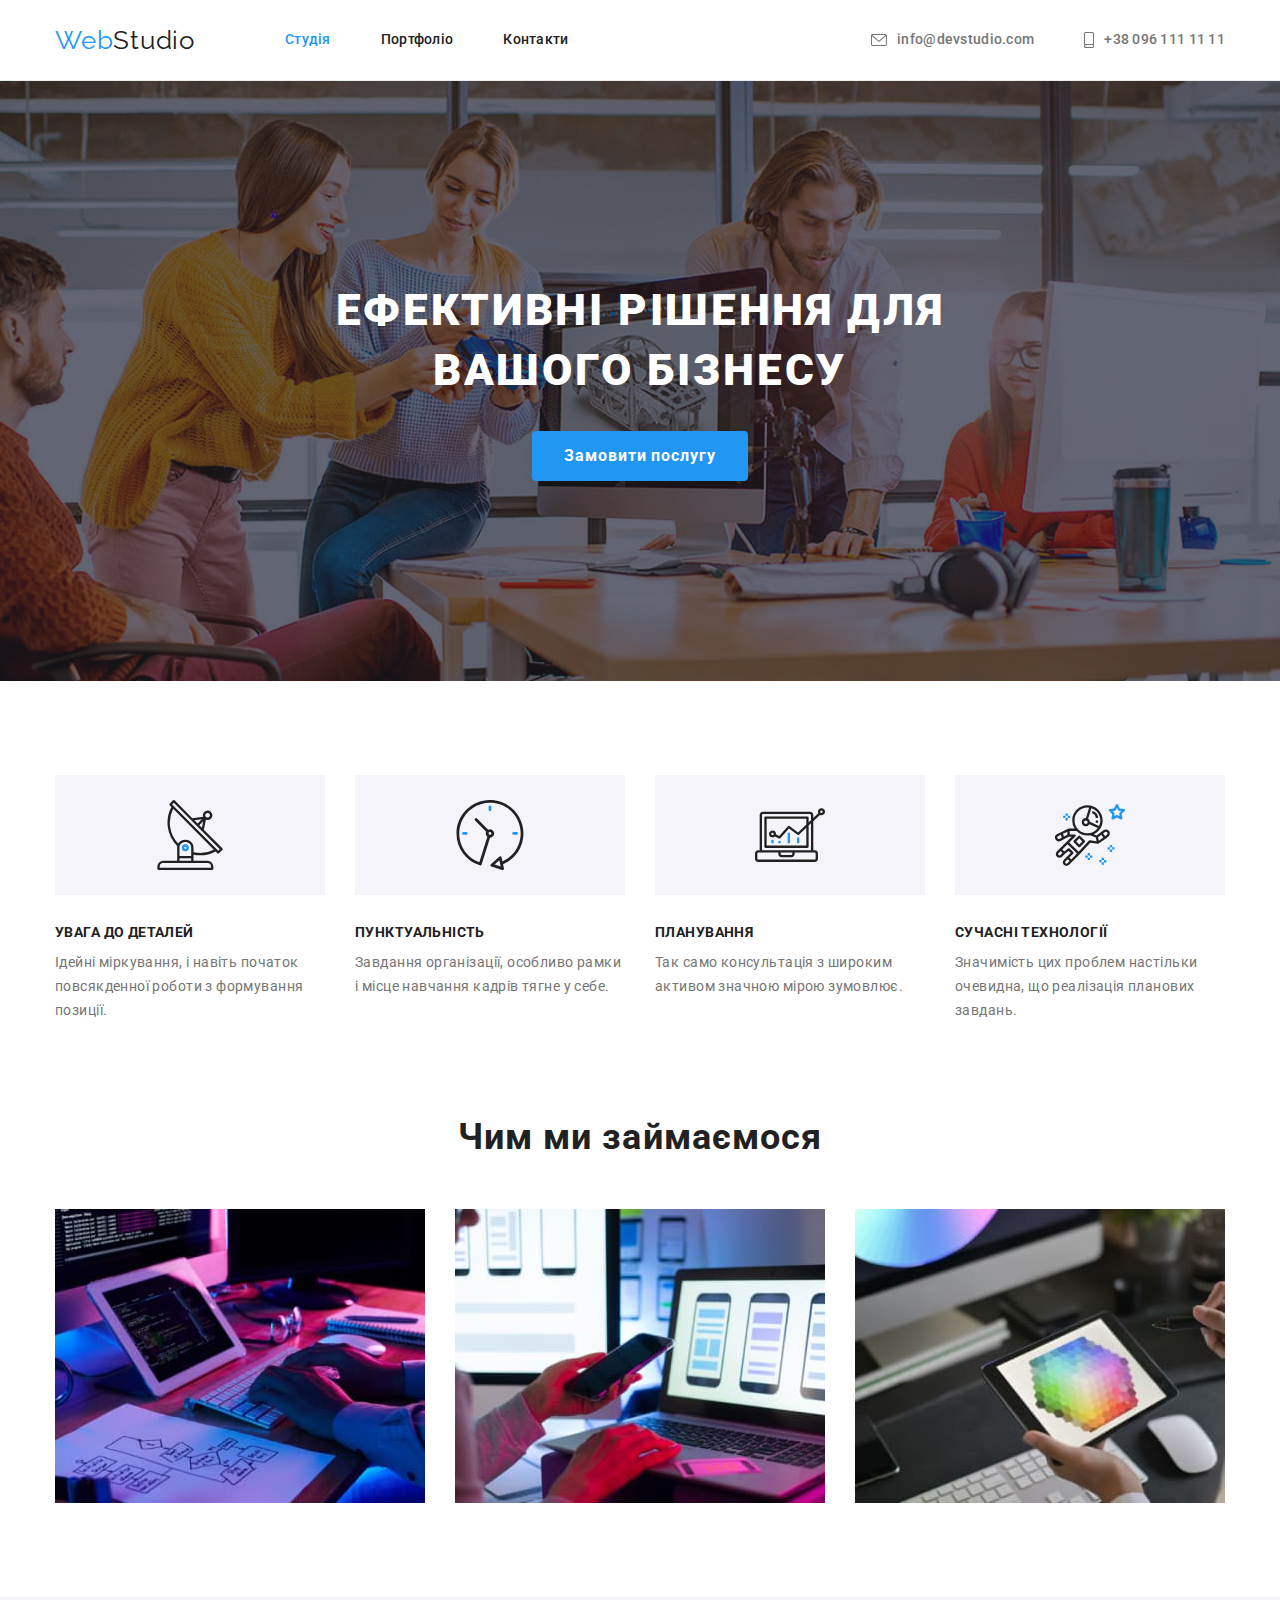
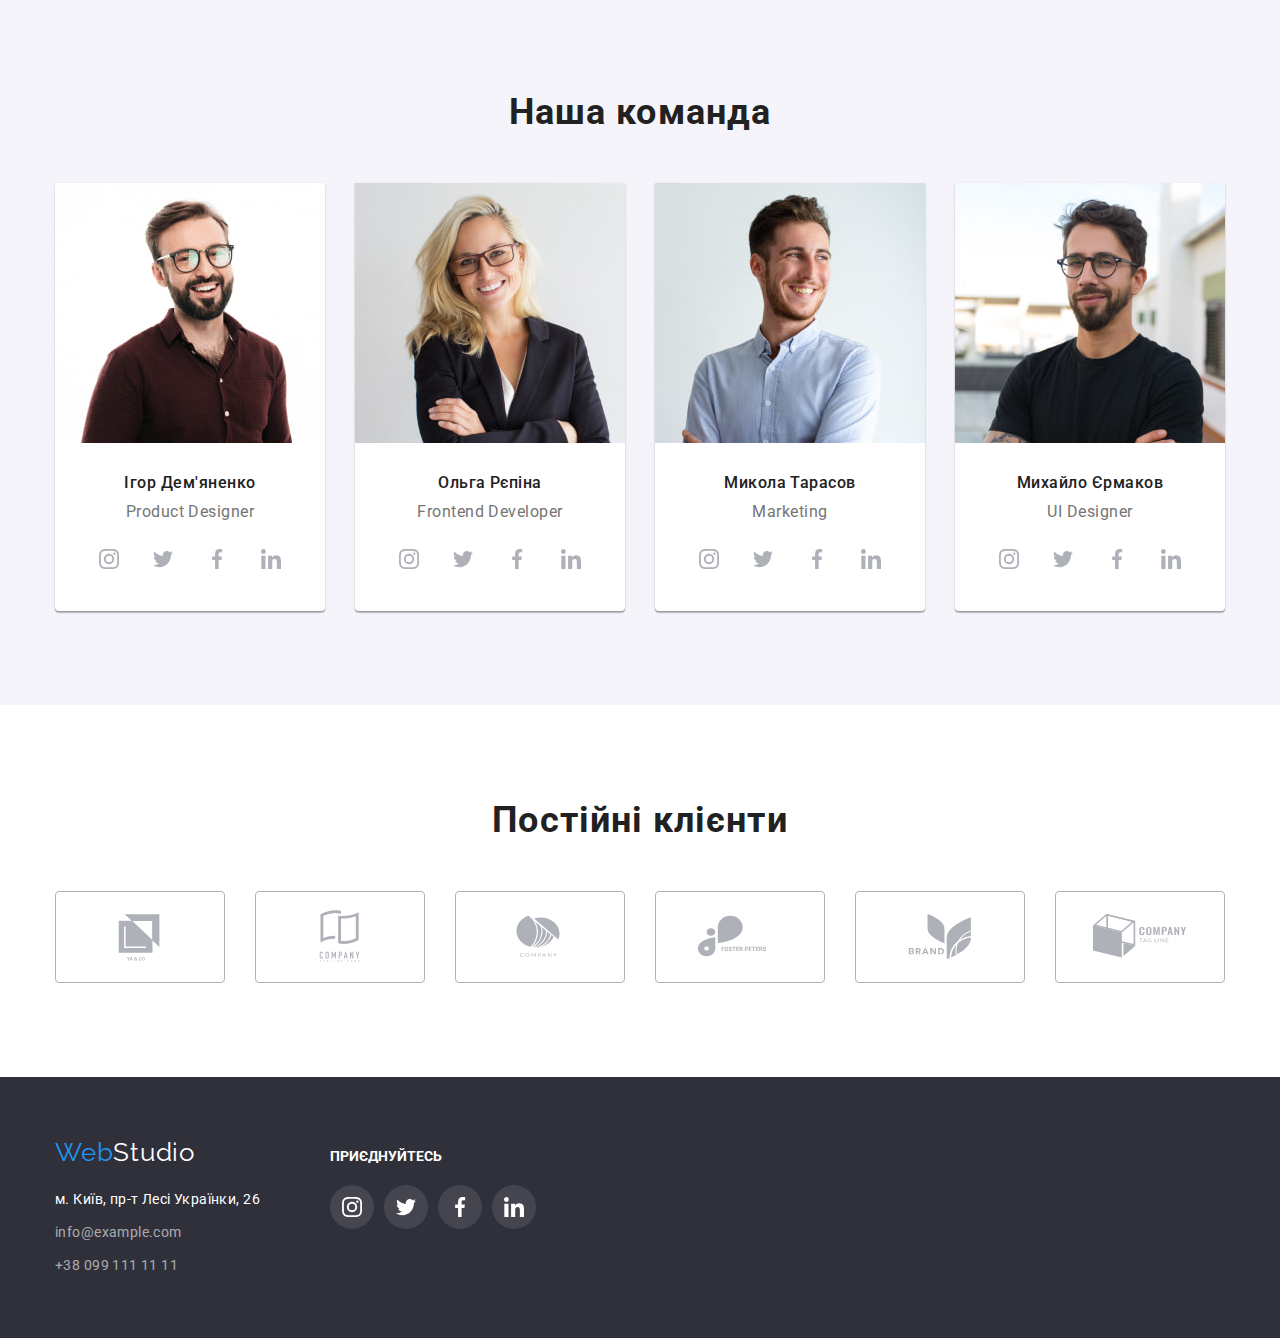
<file: index.html>
<!DOCTYPE html>
<html lang="uk">
  <head>
    <meta charset="UTF-8" />
    <meta http-equiv="X-UA-Compatible" content="IE=edge" />
    <meta name="viewport" content="width=device-width, initial-scale=1.0" />
    <title>WebStudio</title>
    <link rel="preconnect" href="https://fonts.googleapis.com" />
    <link rel="preconnect" href="https://fonts.gstatic.com" crossorigin />
    <link
      href="https://fonts.googleapis.com/css2?family=Raleway:wght@700&family=Roboto:wght@400;500;700;900&display=swap"
      rel="stylesheet"
    />
    <link
      rel="stylesheet"
      href="https://cdnjs.cloudflare.com/ajax/libs/modern-normalize/1.0.0/modern-normalize.min.css"
    />
    <link rel="stylesheet" href="./css/styles.css" />
  </head>
  <body>
    <header class="header">
      <div class="header-content container flex-container">
        <nav class="navigation flex-container">
          <a class="logo link" href="#" lang="en"
            >Web<span class="logo-span-header">Studio</span></a
          >

          <ul class="menu-list list flex-container">
            <li class="menu-item">
              <a class="menu-link link active" href="#">Студія</a>
            </li>
            <li class="menu-item">
              <a class="menu-link link" href="./portfolio.html">Портфоліо</a>
            </li>
            <li class="menu-item">
              <a class="menu-link link" href="#">Контакти</a>
            </li>
          </ul>
        </nav>
        <ul class="contact-list list flex-container">
          <li class="contact-list-item">
            <a
              class="contact-mail-header link"
              href="mailto:info@devstudio.com"
            >
              <svg class="mail-icon" width="16" height="12" aria-label="лист">
                <use href="./images/sprite.svg#icon-envelope"></use>
              </svg>
              info@devstudio.com</a
            >
          </li>
          <li class="contact-list-item">
            <a
              class="contact-phone-number-header link"
              href="tel:+380961111111"
            >
              <svg
                class="phone-icon"
                width="10"
                height="16"
                aria-label="телефон"
              >
                <use href="./images/sprite.svg#icon-smartphone"></use>
              </svg>
              +38 096 111 11 11</a
            >
          </li>
        </ul>
      </div>
    </header>
    <main>
      <section class="hero-section">
        <div class="container hero-content">
          <h1 class="main-page-title">Ефективні рішення для вашого бізнесу</h1>
          <button class="modal-button" type="button">Замовити послугу</button>
        </div>
      </section>

      <section class="section benefits">
        <div class="container">
          <h2 class="visually-hidden">Наші переваги</h2>
          <ul class="benefits-list list flex-container">
            <li class="benefits-list-item">
              <div class="icon-wrapper">
                <svg
                  class="benefit-icon"
                  width="70"
                  height="70"
                  area-lable="антена"
                >
                  <use href="./images/sprite.svg#icon-antenna"></use>
                </svg>
              </div>
              <h3 class="benefit-name">УВАГА ДО ДЕТАЛЕЙ</h3>
              <p class="benefit-description">
                Ідейні міркування, і навіть початок повсякденної роботи з
                формування позиції.
              </p>
            </li>
            <li class="benefits-list-item">
              <div class="icon-wrapper">
                <svg
                  class="benefit-icon"
                  width="70"
                  height="70"
                  area-lable="годинник"
                >
                  <use href="./images/sprite.svg#icon-clock"></use>
                </svg>
              </div>
              <h3 class="benefit-name">ПУНКТУАЛЬНІСТЬ</h3>
              <p class="benefit-description">
                Завдання організації, особливо рамки і місце навчання кадрів
                тягне у себе.
              </p>
            </li>
            <li class="benefits-list-item">
              <div class="icon-wrapper">
                <svg
                  class="benefit-icon"
                  width="70"
                  height="70"
                  area-lable="діаграма"
                >
                  <use href="./images/sprite.svg#icon-diagram"></use>
                </svg>
              </div>
              <h3 class="benefit-name">ПЛАНУВАННЯ</h3>
              <p class="benefit-description">
                Так само консультація з широким активом значною мірою зумовлює.
              </p>
            </li>
            <li class="benefits-list-item">
              <div class="icon-wrapper">
                <svg
                  class="benefit-icon"
                  width="70"
                  height="70"
                  area-lable="астронавт"
                >
                  <use href="./images/sprite.svg#icon-astronaut"></use>
                </svg>
              </div>
              <h3 class="benefit-name">СУЧАСНІ ТЕХНОЛОГІЇ</h3>
              <p class="benefit-description">
                Значимість цих проблем настільки очевидна, що реалізація
                планових завдань.
              </p>
            </li>
          </ul>
        </div>
      </section>

      <section class="section about-us">
        <div class="container">
          <h2 class="reg-section-title">Чим ми займаємося</h2>
          <ul class="list flex-container">
            <li>
              <img
                src="./images/about-us/web-site-developement.jpg"
                alt="розробка сайту"
                width="370"
                height="294"
              />
            </li>
            <li>
              <img
                src="./images/about-us/adaptable-design.jpg"
                alt="адаптивний дизайн"
                width="370"
                height="294"
              />
            </li>
            <li>
              <img
                src="./images/about-us/stylization.jpg"
                alt="стилізация веб-сторінки"
                width="370"
                height="294"
              />
            </li>
          </ul>
        </div>
      </section>

      <section class="section our-team">
        <div class="container">
          <h2 class="reg-section-title">Наша команда</h2>
          <ul class="our-team-list list flex-container">
            <li class="our-team-list-item">
              <img
                class="team-member-img"
                src="./images/our-team/igor-demyianenko.jpg"
                alt="член команди"
                width="270"
                height="260"
              />
              <div class="team-member-description">
                <h3 class="team-member-title">Ігор Дем'яненко</h3>
                <p class="team-member-subtitle" lang="en">Product Designer</p>
                <ul class="social-list list">
                  <li class="social-list-item">
                    <a href="#" class="social-list-link">
                      <svg
                        class="social-list-icon"
                        width="20"
                        height="20"
                        area-lable="instagram"
                        lang="en"
                      >
                        <use href="./images/sprite.svg#icon-instagram"></use>
                      </svg>
                    </a>
                  </li>
                  <li class="social-list-item">
                    <a href="#" class="social-list-link">
                      <svg
                        class="social-list-icon"
                        width="20"
                        height="20"
                        area-lable="twitter"
                        lang="en"
                      >
                        <use href="./images/sprite.svg#icon-twitter"></use>
                      </svg>
                    </a>
                  </li>
                  <li class="social-list-item">
                    <a href="#" class="social-list-link">
                      <svg
                        class="social-list-icon"
                        width="20"
                        height="20"
                        area-lable="facebook"
                        lang="en"
                      >
                        <use href="./images/sprite.svg#icon-facebook"></use>
                      </svg>
                    </a>
                  </li>
                  <li class="social-list-item">
                    <a href="#" class="social-list-link">
                      <svg
                        class="social-list-icon"
                        width="20"
                        height="20"
                        area-lable="linkedin"
                        lang="en"
                      >
                        <use href="./images/sprite.svg#icon-linkedin"></use>
                      </svg>
                    </a>
                  </li>
                </ul>
              </div>
            </li>
            <li class="our-team-list-item">
              <img
                class="team-member-img"
                src="./images/our-team/olga-repina.jpg"
                alt="член команди"
                width="270"
                height="260"
              />
              <div class="team-member-description">
                <h3 class="team-member-title">Ольга Рєпіна</h3>
                <p class="team-member-subtitle" lang="en">Frontend Developer</p>
                <ul class="social-list list">
                  <li class="social-list-item">
                    <a href="#" class="social-list-link">
                      <svg
                        class="social-list-icon"
                        width="20"
                        height="20"
                        area-lable="instagram"
                        lang="en"
                      >
                        <use href="./images/sprite.svg#icon-instagram"></use>
                      </svg>
                    </a>
                  </li>
                  <li class="social-list-item">
                    <a href="#" class="social-list-link">
                      <svg
                        class="social-list-icon"
                        width="20"
                        height="20"
                        area-lable="twitter"
                        lang="en"
                      >
                        <use href="./images/sprite.svg#icon-twitter"></use>
                      </svg>
                    </a>
                  </li>
                  <li class="social-list-item">
                    <a href="#" class="social-list-link">
                      <svg
                        class="social-list-icon"
                        width="20"
                        height="20"
                        area-lable="facebook"
                        lang="en"
                      >
                        <use href="./images/sprite.svg#icon-facebook"></use>
                      </svg>
                    </a>
                  </li>
                  <li class="social-list-item">
                    <a href="#" class="social-list-link">
                      <svg
                        class="social-list-icon"
                        width="20"
                        height="20"
                        area-lable="linkedin"
                        lang="en"
                      >
                        <use href="./images/sprite.svg#icon-linkedin"></use>
                      </svg>
                    </a>
                  </li>
                </ul>
              </div>
            </li>
            <li class="our-team-list-item">
              <img
                class="team-member-img"
                src="./images/our-team/mykola-tarasov.jpg"
                alt="член команди"
                width="270"
                height="260"
              />
              <div class="team-member-description">
                <h3 class="team-member-title">Микола Тарасов</h3>
                <p class="team-member-subtitle" lang="en">Marketing</p>
                <ul class="social-list list">
                  <li class="social-list-item list">
                    <a href="#" class="social-list-link">
                      <svg
                        class="social-list-icon"
                        width="20"
                        height="20"
                        area-lable="instagram"
                        lang="en"
                      >
                        <use href="./images/sprite.svg#icon-instagram"></use>
                      </svg>
                    </a>
                  </li>
                  <li class="social-list-item">
                    <a href="#" class="social-list-link">
                      <svg
                        class="social-list-icon"
                        width="20"
                        height="20"
                        area-lable="twitter"
                        lang="en"
                      >
                        <use href="./images/sprite.svg#icon-twitter"></use>
                      </svg>
                    </a>
                  </li>
                  <li class="social-list-item">
                    <a href="#" class="social-list-link">
                      <svg
                        class="social-list-icon"
                        width="20"
                        height="20"
                        area-lable="facebook"
                        lang="en"
                      >
                        <use href="./images/sprite.svg#icon-facebook"></use>
                      </svg>
                    </a>
                  </li>
                  <li class="social-list-item">
                    <a href="#" class="social-list-link">
                      <svg
                        class="social-list-icon"
                        width="20"
                        height="20"
                        area-lable="linkedin"
                        lang="en"
                      >
                        <use href="./images/sprite.svg#icon-linkedin"></use>
                      </svg>
                    </a>
                  </li>
                </ul>
              </div>
            </li>
            <li class="our-team-list-item">
              <img
                class="team-member-img"
                src="./images/our-team/mykhaylo-ermakov.jpg"
                alt="член команди"
                width="270"
                height="260"
              />
              <div class="team-member-description">
                <h3 class="team-member-title">Михайло Єрмаков</h3>
                <p class="team-member-subtitle" lang="en">UI Designer</p>
                <ul class="social-list list">
                  <li class="social-list-item">
                    <a href="#" class="social-list-link">
                      <svg
                        class="social-list-icon"
                        width="20"
                        height="20"
                        area-lable="instagram"
                        lang="en"
                      >
                        <use href="./images/sprite.svg#icon-instagram"></use>
                      </svg>
                    </a>
                  </li>
                  <li class="social-list-item">
                    <a href="#" class="social-list-link">
                      <svg
                        class="social-list-icon"
                        width="20"
                        height="20"
                        area-lable="twitter"
                        lang="en"
                      >
                        <use href="./images/sprite.svg#icon-twitter"></use>
                      </svg>
                    </a>
                  </li>
                  <li class="social-list-item">
                    <a href="#" class="social-list-link">
                      <svg
                        class="social-list-icon"
                        width="20"
                        height="20"
                        area-lable="facebook"
                        lang="en"
                      >
                        <use href="./images/sprite.svg#icon-facebook"></use>
                      </svg>
                    </a>
                  </li>
                  <li class="social-list-item">
                    <a href="#" class="social-list-link">
                      <svg
                        class="social-list-icon"
                        width="20"
                        height="20"
                        area-lable="linkedin"
                        lang="en"
                      >
                        <use href="./images/sprite.svg#icon-linkedin"></use>
                      </svg>
                    </a>
                  </li>
                </ul>
              </div>
            </li>
          </ul>
        </div>
      </section>
      <section class="our-clients section">
        <div class="container">
          <h2 class="reg-section-title clients-title">Постійні клієнти</h2>
          <ul class="client-list list flex-container">
            <li class="client-item">
              <a href="#" class="client-link link">
                <svg
                  class="client-icon"
                  width="106"
                  height="60"
                  area-lable="логотип клиента 1"
                >
                  <use href="./images/sprite.svg#icon-client-logo-1"></use>
                </svg>
              </a>
            </li>
            <li class="client-item">
              <a href="#" class="client-link link">
                <svg
                  class="client-icon"
                  width="106"
                  height="60"
                  area-lable="логотип клиента 2"
                >
                  <use href="./images/sprite.svg#icon-client-logo-2"></use>
                </svg>
              </a>
            </li>
            <li class="client-item">
              <a href="#" class="client-link link">
                <svg
                  class="client-icon"
                  width="106"
                  height="60"
                  area-lable="логотип клиента 3"
                >
                  <use href="./images/sprite.svg#icon-client-logo-3"></use>
                </svg>
              </a>
            </li>
            <li class="client-item">
              <a href="#" class="client-link link">
                <svg
                  class="client-icon"
                  width="106"
                  height="60"
                  area-lable="логотип клиента 4"
                >
                  <use href="./images/sprite.svg#icon-client-logo-4"></use>
                </svg>
              </a>
            </li>
            <li class="client-item">
              <a href="#" class="client-link link">
                <svg
                  class="client-icon"
                  width="106"
                  height="60"
                  area-lable="логотип клиента 5"
                >
                  <use href="./images/sprite.svg#icon-client-logo-5"></use>
                </svg>
              </a>
            </li>
            <li class="client-item">
              <a href="#" class="client-link link">
                <svg
                  class="client-icon"
                  width="106"
                  height="60"
                  area-lable="логотип клиента 6"
                >
                  <use href="./images/sprite.svg#icon-client-logo-6"></use>
                </svg>
              </a>
            </li>
          </ul>
        </div>
      </section>
    </main>

    <footer class="footer">
      <div class="footer-block container flex-container">
        <div class="footer-contacts">
          <a class="logo link" href="#page-header" lang="en"
            >Web<span class="logo-span-footer">Studio</span></a
          >
          <address class="address">
            <ul class="list address-list">
              <li class="address-item">
                <a
                  class="physical-address link"
                  href="https://goo.gl/maps/PeYhesqvmwBexrzR6"
                  target="_blank"
                  rel="noopener norefferer"
                  >м. Київ, пр-т Лесі Українки, 26</a
                >
              </li>
              <li class="address-item">
                <a
                  class="contact-mail-footer link"
                  href="mailto:info@example.com"
                  >info@example.com</a
                >
              </li>
              <li class="address-item">
                <a
                  class="contact-phone-number-footer link"
                  href="tel:+380991111111"
                  >+38 099 111 11 11</a
                >
              </li>
            </ul>
          </address>
        </div>

        <div class="footer-social-links">
          <p class="social-lins-action">ПРИЄДНУЙТЕСЬ</p>
          <ul class="social-list list">
            <li class="social-list-item">
              <a href="#" class="social-list-link social-list-link-footer">
                <svg
                  class="social-list-icon-footer"
                  width="20"
                  height="20"
                  area-lable="instagram"
                  lang="en"
                >
                  <use href="./images/sprite.svg#icon-instagram"></use>
                </svg>
              </a>
            </li>
            <li class="social-list-item">
              <a href="#" class="social-list-link social-list-link-footer">
                <svg
                  class="social-list-icon-footer"
                  width="20"
                  height="20"
                  area-lable="twitter"
                  lang="en"
                >
                  <use href="./images/sprite.svg#icon-twitter"></use>
                </svg>
              </a>
            </li>
            <li class="social-list-item">
              <a href="#" class="social-list-link social-list-link-footer">
                <svg
                  class="social-list-icon-footer"
                  width="20"
                  height="20"
                  area-lable="facebook"
                  lang="en"
                >
                  <use href="./images/sprite.svg#icon-facebook"></use>
                </svg>
              </a>
            </li>
            <li class="social-list-item">
              <a href="#" class="social-list-link social-list-link-footer">
                <svg
                  class="social-list-icon-footer"
                  width="20"
                  height="20"
                  area-lable="linkedin"
                  lang="en"
                >
                  <use href="./images/sprite.svg#icon-linkedin"></use>
                </svg>
              </a>
            </li>
          </ul>
        </div>
      </div>
    </footer>
  </body>
</html>
</file>
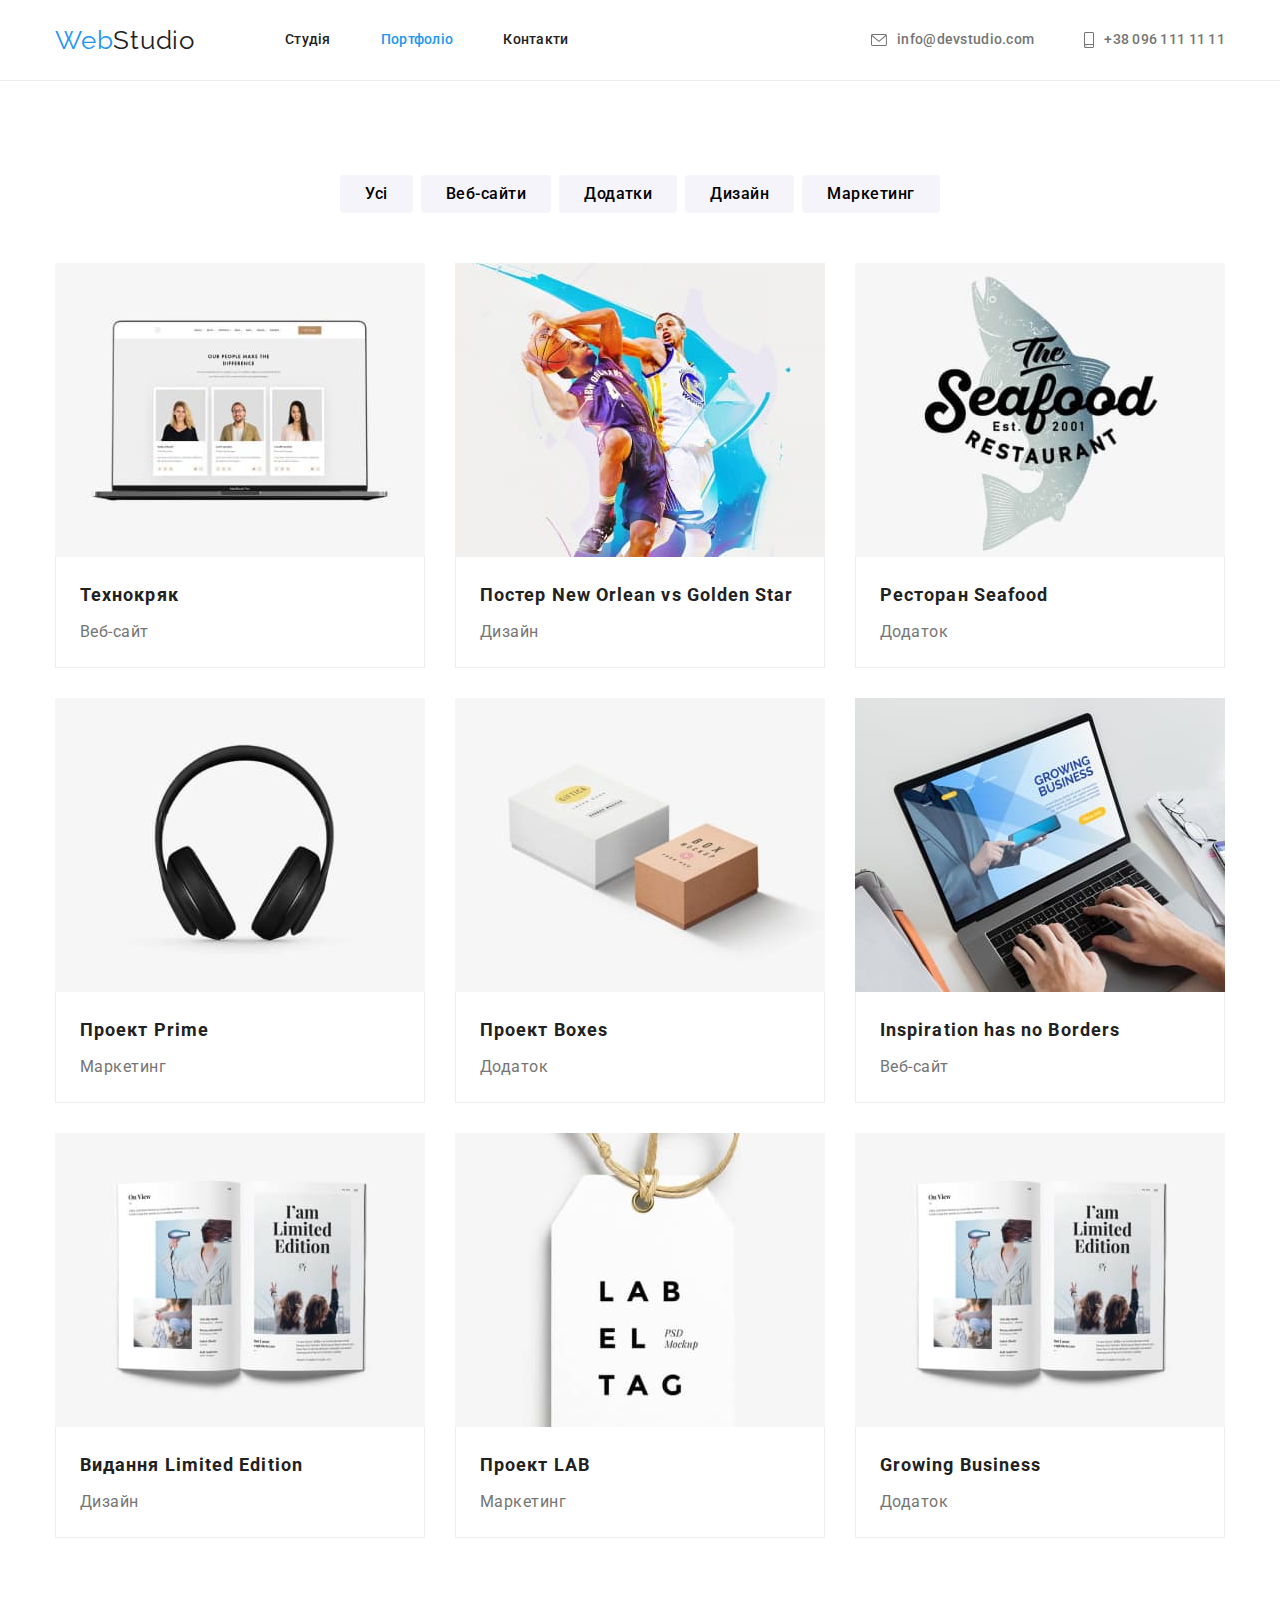
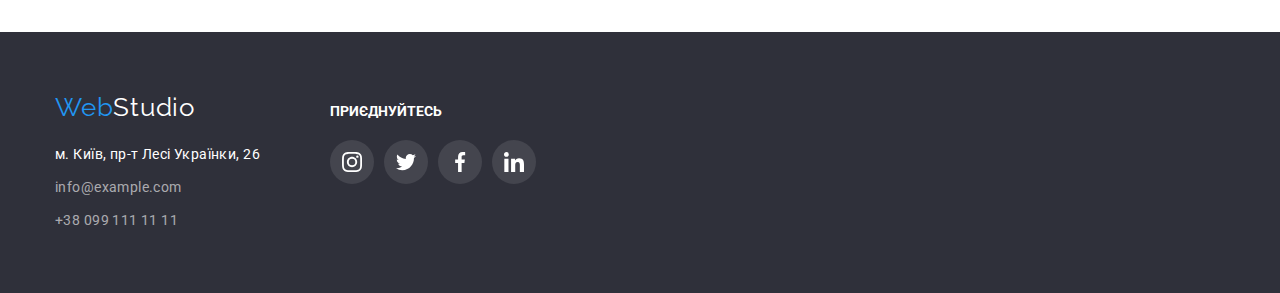
<file: portfolio.html>
<!DOCTYPE html>
<html lang="uk">
  <head>
    <meta charset="UTF-8" />
    <meta http-equiv="X-UA-Compatible" content="IE=edge" />
    <meta name="viewport" content="width=device-width, initial-scale=1.0" />
    <title>Portfolio</title>
    <link rel="preconnect" href="https://fonts.googleapis.com" />
    <link rel="preconnect" href="https://fonts.gstatic.com" crossorigin />
    <link
      href="https://fonts.googleapis.com/css2?family=Raleway:wght@700&family=Roboto:wght@400;500;700;900&display=swap"
      rel="stylesheet"
    />
    <link
      rel="stylesheet"
      href="https://cdnjs.cloudflare.com/ajax/libs/modern-normalize/1.0.0/modern-normalize.min.css"
    />
    <link rel="stylesheet" href="./css/styles.css" />
  </head>
  <body>
    <header class="header">
      <div class="header-content container flex-container">
        <nav class="navigation flex-container">
          <a class="logo link" href="#" lang="en"
            >Web<span class="logo-span-header">Studio</span></a
          >

          <ul class="menu-list list flex-container">
            <li class="menu-item">
              <a class="menu-link link" href="./index.html">Студія</a>
            </li>
            <li class="menu-item">
              <a class="menu-link link active" href="#">Портфоліо</a>
            </li>
            <li class="menu-item">
              <a class="menu-link link" href="#">Контакти</a>
            </li>
          </ul>
        </nav>
        <ul class="contact-list list flex-container">
          <li class="contact-list-item">
            <a
              class="contact-mail-header link"
              href="mailto:info@devstudio.com"
            >
              <svg class="mail-icon" width="16" height="12" aria-label="лист">
                <use href="./images/sprite.svg#icon-envelope"></use>
              </svg>
              info@devstudio.com</a
            >
          </li>
          <li class="contact-list-item">
            <a
              class="contact-phone-number-header link"
              href="tel:+380961111111"
            >
              <svg
                class="phone-icon"
                width="10"
                height="16"
                aria-label="телефон"
              >
                <use href="./images/sprite.svg#icon-smartphone"></use>
              </svg>
              +38 096 111 11 11</a
            >
          </li>
        </ul>
      </div>
    </header>
    <main>
      <section class="section portfolio">
        <div class="container">
          <h1 class="visually-hidden">Портфоліо</h1>
          <ul class="portfolio-action-list list flex-container">
            <li class="portfolio-action-item">
              <button class="portfolio-button" type="button">Усі</button>
            </li>
            <li class="portfolio-action-item">
              <button class="portfolio-button" type="button">Веб-сайти</button>
            </li>
            <li class="portfolio-action-item">
              <button class="portfolio-button" type="button">Додатки</button>
            </li>
            <li class="portfolio-action-item">
              <button class="portfolio-button" type="button">Дизайн</button>
            </li>
            <li class="portfolio-action-item">
              <button class="portfolio-button" type="button">Маркетинг</button>
            </li>
          </ul>

          <ul class="portfolio-list list flex-container">
            <li class="portfolio-list-item">
              <a href="#" class="portfolio-item-link link">
                <img
                  src="./images/portfolio/technocrack.jpg"
                  alt="технокряк"
                  width="370"
                  height="294"
                />
                <div class="portfolio-item-description">
                  <h2 class="portfolio-item-title">Технокряк</h2>
                  <p class="portfolio-item-subtitle">Веб-сайт</p>
                </div>
              </a>
            </li>
            <li class="portfolio-list-item">
              <a href="#" class="portfolio-item-link link">
                <img
                  src="./images/portfolio/poster-bascet-players.jpg"
                  alt="баскетбольний постер"
                  width="370"
                  height="294"
                />
                <div class="portfolio-item-description">
                  <h2 class="portfolio-item-title">
                    Постер <span lang="en">New Orlean vs Golden Star</span>
                  </h2>
                  <p class="portfolio-item-subtitle">Дизайн</p>
                </div>
              </a>
            </li>
            <li class="portfolio-list-item">
              <a href="#" class="portfolio-item-link link">
                <img
                  src="./images/portfolio/seafood.jpg"
                  alt="ресторан морської кухні"
                  width="370"
                  height="294"
                />
                <div class="portfolio-item-description">
                  <h2 class="portfolio-item-title">
                    Ресторан <span lang="en">Seafood</span>
                  </h2>
                  <p class="portfolio-item-subtitle">Додаток</p>
                </div>
              </a>
            </li>
            <li class="portfolio-list-item">
              <a href="#" class="portfolio-item-link link">
                <img
                  src="./images/portfolio/headers-project-prime.jpg"
                  alt="	
навушники"
                  width="370"
                  height="294"
                />
                <div class="portfolio-item-description">
                  <h2 class="portfolio-item-title">
                    Проект <span lang="en">Prime</span>
                  </h2>
                  <p class="portfolio-item-subtitle">Маркетинг</p>
                </div>
              </a>
            </li>
            <li class="portfolio-list-item">
              <a href="#" class="portfolio-item-link link">
                <img
                  src="./images/portfolio/project-boxes.jpg"
                  alt="проект з коробками"
                  width="370"
                  height="294"
                />
                <div class="portfolio-item-description">
                  <h2 class="portfolio-item-title">
                    Проект <span lang="en">Boxes</span>
                  </h2>
                  <p class="portfolio-item-subtitle">Додаток</p>
                </div>
              </a>
            </li>
            <li class="portfolio-list-item">
              <a href="#" class="portfolio-item-link link">
                <img
                  src="./images/portfolio/business-typing-laptop.jpg"
                  alt="надихаючий веб-сайт"
                  width="370"
                  height="294"
                />
                <div class="portfolio-item-description">
                  <h2 class="portfolio-item-title" lang="en">
                    Inspiration has no Borders
                  </h2>
                  <p class="portfolio-item-subtitle">Веб-сайт</p>
                </div>
              </a>
            </li>
            <li class="portfolio-list-item">
              <a href="#" class="portfolio-item-link link">
                <img
                  src="./images/portfolio/book-limited-edition.jpg"
                  alt="дизайн книги"
                  width="370"
                  height="294"
                />
                <div class="portfolio-item-description">
                  <h2 class="portfolio-item-title">
                    Видання <span lang="en">Limited Edition</span>
                  </h2>
                  <p class="portfolio-item-subtitle">Дизайн</p>
                </div>
              </a>
            </li>
            <li class="portfolio-list-item">
              <a href="#" class="portfolio-item-link link">
                <img
                  src="./images/portfolio/project-lab.jpg"
                  alt="проект лаба"
                  width="370"
                  height="294"
                />
                <div class="portfolio-item-description">
                  <h2 class="portfolio-item-title">
                    Проект <span lang="en">LAB</span>
                  </h2>
                  <p class="portfolio-item-subtitle">Маркетинг</p>
                </div>
              </a>
            </li>
            <li class="portfolio-list-item">
              <a href="#" class="portfolio-item-link link">
                <img
                  src="./images/portfolio/book-limited-edition.jpg"
                  alt="додаток для зростаючого бізнесу"
                  width="370"
                  height="294"
                />
                <div class="portfolio-item-description">
                  <h2 class="portfolio-item-title" lang="en">
                    Growing Business
                  </h2>
                  <p class="portfolio-item-subtitle">Додаток</p>
                </div>
              </a>
            </li>
          </ul>
        </div>
      </section>
    </main>

    <footer class="footer">
      <div class="footer-block container flex-container">
        <div class="footer-contacts">
          <a class="logo link" href="#page-header" lang="en"
            >Web<span class="logo-span-footer">Studio</span></a
          >
          <address class="address">
            <ul class="list address-list">
              <li class="address-item">
                <a
                  class="physical-address link"
                  href="https://goo.gl/maps/PeYhesqvmwBexrzR6"
                  target="_blank"
                  rel="noopener norefferer"
                  >м. Київ, пр-т Лесі Українки, 26</a
                >
              </li>
              <li class="address-item">
                <a
                  class="contact-mail-footer link"
                  href="mailto:info@example.com"
                  >info@example.com</a
                >
              </li>
              <li class="address-item">
                <a
                  class="contact-phone-number-footer link"
                  href="tel:+380991111111"
                  >+38 099 111 11 11</a
                >
              </li>
            </ul>
          </address>
        </div>

        <div class="footer-social-links">
          <p class="social-lins-action">ПРИЄДНУЙТЕСЬ</p>
          <ul class="social-list list">
            <li class="social-list-item">
              <a href="#" class="social-list-link social-list-link-footer">
                <svg
                  class="social-list-icon-footer"
                  width="20"
                  height="20"
                  area-lable="instagram"
                  lang="en"
                >
                  <use href="./images/sprite.svg#icon-instagram"></use>
                </svg>
              </a>
            </li>
            <li class="social-list-item">
              <a href="#" class="social-list-link social-list-link-footer">
                <svg
                  class="social-list-icon-footer"
                  width="20"
                  height="20"
                  area-lable="twitter"
                  lang="en"
                >
                  <use href="./images/sprite.svg#icon-twitter"></use>
                </svg>
              </a>
            </li>
            <li class="social-list-item">
              <a href="#" class="social-list-link social-list-link-footer">
                <svg
                  class="social-list-icon-footer"
                  width="20"
                  height="20"
                  area-lable="facebook"
                  lang="en"
                >
                  <use href="./images/sprite.svg#icon-facebook"></use>
                </svg>
              </a>
            </li>
            <li class="social-list-item">
              <a href="#" class="social-list-link social-list-link-footer">
                <svg
                  class="social-list-icon-footer"
                  width="20"
                  height="20"
                  area-lable="linkedin"
                  lang="en"
                >
                  <use href="./images/sprite.svg#icon-linkedin"></use>
                </svg>
              </a>
            </li>
          </ul>
        </div>
      </div>
    </footer>
  </body>
</html>
</file>
<file: css/styles.css>
:root {
  --accent-color: #2196f3;
  --main-color: #212121;
  --main-font: "Roboto", sans-serif;
  --secondary-font: "Raleway", sans-serif;
  --add-background: #2f303a;
  --our-team-sec-bg: #f5f4fa;
  --subtitle-color: #757575;
  --main-footer-color: rgba(255, 255, 255, 0.6);
  --bg-page-color: #ffffff;
  --alt-modal-btn-color: #188ce8;
}

.link {
  text-decoration: none;
}
.list {
  list-style: none;
}

body {
  font-family: var(--main-font);
  font-size: 14px;
  color: var(--main-color);
  background-color: var(--bg-page-color);
}

h1,
h2,
h3,
h4,
h5,
h6,
p,
ul {
  padding: 0;
  margin: 0;
}

img {
  display: block;
  max-width: 100%;
  height: auto;
}

.container {
  max-width: 1200px;
  margin: 0 auto;
  padding-left: 15px;
  padding-right: 15px;
}

.flex-container {
  display: flex;
}

.section {
  padding-top: 94px;
  padding-bottom: 94px;
}

/* ==================COMPONENTS================= */
.logo {
  font-family: var(--secondary-font);
  font-size: 26px;
  line-height: 1.19;
  letter-spacing: 0.03em;
  color: var(--accent-color);
}

.reg-section-title {
  font-weight: 700;
  font-size: 36px;
  line-height: 1.17;
  text-align: center;
  letter-spacing: 0.03em;
}

.visually-hidden {
  position: absolute;
  width: 1px;
  height: 1px;
  margin: -1px;
  border: 0;
  padding: 0;

  white-space: nowrap;
  clip-path: inset(100%);
  clip: rect(0 0 0 0);
  overflow: hidden;
}

/* ==================/COMPONENTS================= */

/* ==================HEADER================= */
.header {
  border-bottom: 1px solid #ececec;
}
.header-content {
  justify-content: space-between;
  align-items: center;
}

.header .navigation {
  align-items: center;
}

.logo {
  margin-right: 90px;
}

.logo-span-header {
  color: var(--main-color);
}

.menu-list .menu-item:not(:last-child) {
  margin-right: 50px;
}
.menu-link {
  display: block;
  padding-top: 32px;
  padding-bottom: 32px;
  font-weight: 500;
  line-height: 1.14;
  letter-spacing: 0.02em;
  color: var(--main-color);
}

.menu-link:hover,
.menu-link:focus,
.menu-link:active {
  outline: none;
  color: var(--accent-color);
}

.active {
  color: var(--accent-color);
}

.contact-list {
  align-items: center;
  column-gap: 50px;
}

.contact-mail-header,
.contact-phone-number-header {
  display: flex;
  align-items: center;
  font-weight: 500;
  line-height: 1.14;
  letter-spacing: 0.02em;
  color: var(--subtitle-color);
}

.contact-mail-header:hover,
.contact-mail-header:focus,
.contact-phone-number-header:hover,
.contact-phone-number-header:focus {
  outline: none;
  color: var(--accent-color);
}

.contact-mail-header:hover .mail-icon,
.contact-mail-header:focus .mail-icon,
.contact-phone-number-header:hover .phone-icon,
.contact-phone-number-header:focus .phone-icon {
  fill: var(--accent-color);
}

.mail-icon,
.phone-icon {
  margin-right: 10px;
  fill: var(--subtitle-color);
}

/* ==================/HEADER================= */

/* ==================HERO================= */
.hero-section {
  padding: 200px 0;
  background-color: #c4c4c4;
  background-image: linear-gradient(
      rgba(47, 48, 58, 0.4),
      rgba(47, 48, 58, 0.4)
    ),
    url("../images/hero/bg-img.jpg");
  background-position: center;
  background-repeat: no-repeat;
  background-size: cover;
  text-align: center;
  max-width: 1600px;
  margin-right: auto;
  margin-left: auto;
}

.main-page-title {
  max-width: 696px;
  margin-bottom: 30px;
  margin-left: auto;
  margin-right: auto;

  font-weight: 900;
  font-size: 44px;
  line-height: 1.36;
  text-align: center;
  letter-spacing: 0.06em;
  text-transform: uppercase;
  color: var(--bg-page-color);
}

.modal-button {
  display: inline-block;
  padding: 10px 32px;
  border: none;
  border-radius: 4px;

  font-family: var(--main-font);
  font-weight: 700;
  font-size: 16px;
  line-height: 1.88;
  text-align: center;
  letter-spacing: 0.06em;
  color: var(--bg-page-color);
  background-color: var(--accent-color);

  cursor: pointer;
}

.modal-button:hover,
.modal-button:focus {
  background-color: var(--alt-modal-btn-color);
}
/* ==================/HERO================= */

/* ==================SECTION BENEFITS================= */

.benefits-list-item {
  flex-basis: 23.08%;
  margin-right: 30px;
}

.benefits-list-item:last-child {
  margin-right: 0;
}

.icon-wrapper {
  display: flex;
  height: 120px;
  justify-content: center;
  align-items: center;
  margin-bottom: 30px;
  background-color: var(--our-team-sec-bg);
}

.benefit-name {
  margin-bottom: 10px;
  font-size: 14px;
  font-weight: 700;
  line-height: 1.14;
  letter-spacing: 0.03em;
}

.benefit-description {
  line-height: 1.71;
  letter-spacing: 0.03em;
  color: var(--subtitle-color);
}
/* ==================/SECTION BENEFITS================= */

/* ==================SECTION ABOUT-US================= */

.about-us {
  padding-top: 0;
}
.reg-section-title {
  margin-bottom: 50px;
}

.about-us .list {
  column-gap: 30px;
}

/* ==================/SECTION ABOUT-US================= */

/* ==================SECTION OUR-TEAM================= */

.our-team {
  background-color: var(--our-team-sec-bg);
}

.our-team-list {
  column-gap: 30px;
}
.our-team-list-item {
  background-color: var(--bg-page-color);
  box-shadow: 0px 1px 3px rgba(0, 0, 0, 0.12), 0px 1px 1px rgba(0, 0, 0, 0.14),
    0px 2px 1px rgba(0, 0, 0, 0.2);
  border-radius: 0px 0px 4px 4px;
}

.team-member-description {
  padding: 30px 0;
}
.team-member-title {
  margin-bottom: 10px;
  font-weight: 500;
  font-size: 16px;
  line-height: 1.19;
  text-align: center;
  letter-spacing: 0.03em;
}

.team-member-subtitle {
  font-size: 16px;
  line-height: 1.19;
  text-align: center;
  letter-spacing: 0.03em;
  color: var(--subtitle-color);
  margin-bottom: 16px;
}

.social-list {
  display: flex;
  justify-content: center;
  column-gap: 10px;
}

.social-list-item {
  width: 44px;
  height: 44px;
}

.social-list-link {
  display: flex;
  justify-content: center;
  align-items: center;
  width: 100%;
  height: 100%;
  border-radius: 50%;
  background-color: #ffffff;
}

.social-list-link:hover,
.social-list-link:focus {
  outline: none;
  background-color: var(--accent-color);
}

.social-list-icon {
  fill: #afb1b8;
}

.social-list-link:hover .social-list-icon,
.social-list-link:focus .social-list-icon {
  fill: #ffffff;
}
/* ==================/SECTION OUR-TEAM================= */

/* ==================SECTION OUR-CLIENTS================= */
.clients-title {
  margin-bottom: 50px;
}

.client-list {
  column-gap: 30px;
}

.client-item {
  height: 92px;
  flex-basis: calc((100% - 5 * 30px) / 6);
}
.client-link {
  display: flex;
  align-items: center;
  justify-content: center;
  width: 100%;
  height: 100%;

  border: 1px solid #afb1b8;
  border-radius: 4px;
}

.client-link:hover,
.client-link:focus {
  outline: none;
  border-color: var(--accent-color);
}

.client-icon {
  fill: #afb1b8;
}
.client-link:hover .client-icon,
.client-link:focus .client-icon {
  fill: var(--accent-color);
}
/* ==================/SECTION OUR-CLIENTS================= */

/* ==================PORTFOLIO================= */

.portfolio-action-list {
  margin-bottom: 50px;
  justify-content: center;
  column-gap: 8px;
}

/* .portfolio-action-item:not(last-child) {
  margin-right: 8px;
} */

.portfolio-list {
  flex-wrap: wrap;
  gap: 30px;
}

.portfolio-list-item {
  flex-basis: calc((100% - 2 * 30px) / 3);
}

.portfolio-list-item:nth-child(3n) {
  margin-right: 0;
}

.portfolio-list-item:nth-last-child(-n + 3) {
  margin-bottom: 0;
}

.portfolio-item-link {
  display: block;
  color: inherit;
}

.portfolio-item-link:hover,
.portfolio-item-link:focus {
  outline: none;
  box-shadow: 0px 1px 1px rgba(0, 0, 0, 0.12), 0px 4px 4px rgba(0, 0, 0, 0.06),
    1px 4px 6px rgba(0, 0, 0, 0.16);
}

.portfolio-item-description {
  padding: 20px 24px;
  border-bottom: 1px solid #eeeeee;
  border-left: 1px solid #eeeeee;
  border-right: 1px solid #eeeeee;
}

.portfolio-item-title {
  margin-bottom: 4px;
}

.portfolio-button {
  padding: 6px 25px;
  border: none;
  border-radius: 4px;

  font-family: var(--main-font);
  font-weight: 500;
  font-size: 16px;
  line-height: 1.62;
  text-align: center;
  letter-spacing: 0.03em;
  background-color: var(--our-team-sec-bg);

  cursor: pointer;
}

.portfolio-button:hover,
.portfolio-button:focus {
  outline: none;
  color: var(--bg-page-color);
  background-color: var(--accent-color);
  box-shadow: 0px 3px 1px rgba(0, 0, 0, 0.1), 0px 1px 2px rgba(0, 0, 0, 0.08),
    0px 2px 2px rgba(0, 0, 0, 0.12);
}

.portfolio-item-title {
  font-size: 18px;
  font-weight: 700;
  line-height: 2;
  letter-spacing: 0.06em;
}

.portfolio-item-subtitle {
  font-size: 16px;
  line-height: 1.88;
  letter-spacing: 0.03em;
  color: var(--subtitle-color);
}
/* ==================/PORTFOLIO================= */

/* ==================FOOTER================= */
.footer {
  background-color: var(--add-background);
  padding-top: 60px;
  padding-bottom: 60px;
}

.footer-block {
  column-gap: 70px;
  align-items: baseline;
}

.footer .logo {
  margin-right: 0;
}

.logo-span-footer {
  color: var(--bg-page-color);
}

.address {
  margin-top: 20px;
  font-style: normal;
}

.address-item:not(:last-child) {
  margin-bottom: 9px;
}

.physical-address,
.contact-mail-footer,
.contact-phone-number-footer {
  line-height: 1.71;
  letter-spacing: 0.03em;
  color: var(--bg-page-color);
}
.contact-mail-footer,
.contact-phone-number-footer {
  color: var(--main-footer-color);
}

.contact-mail-footer:hover,
.contact-mail-footer:focus,
.contact-phone-number-footer:hover,
.contact-phone-number-footer:focus {
  color: var(--bg-page-color);
}

.social-lins-action {
  color: #ffffff;
  font-weight: 700;
  line-height: 1.14;
  margin-bottom: 20px;
}

.social-list-link-footer {
  background-color: rgba(255, 255, 255, 0.1);
}

.social-list-icon-footer {
  fill: #ffffff;
}

/* ==================/FOOTER================= */
</file>
